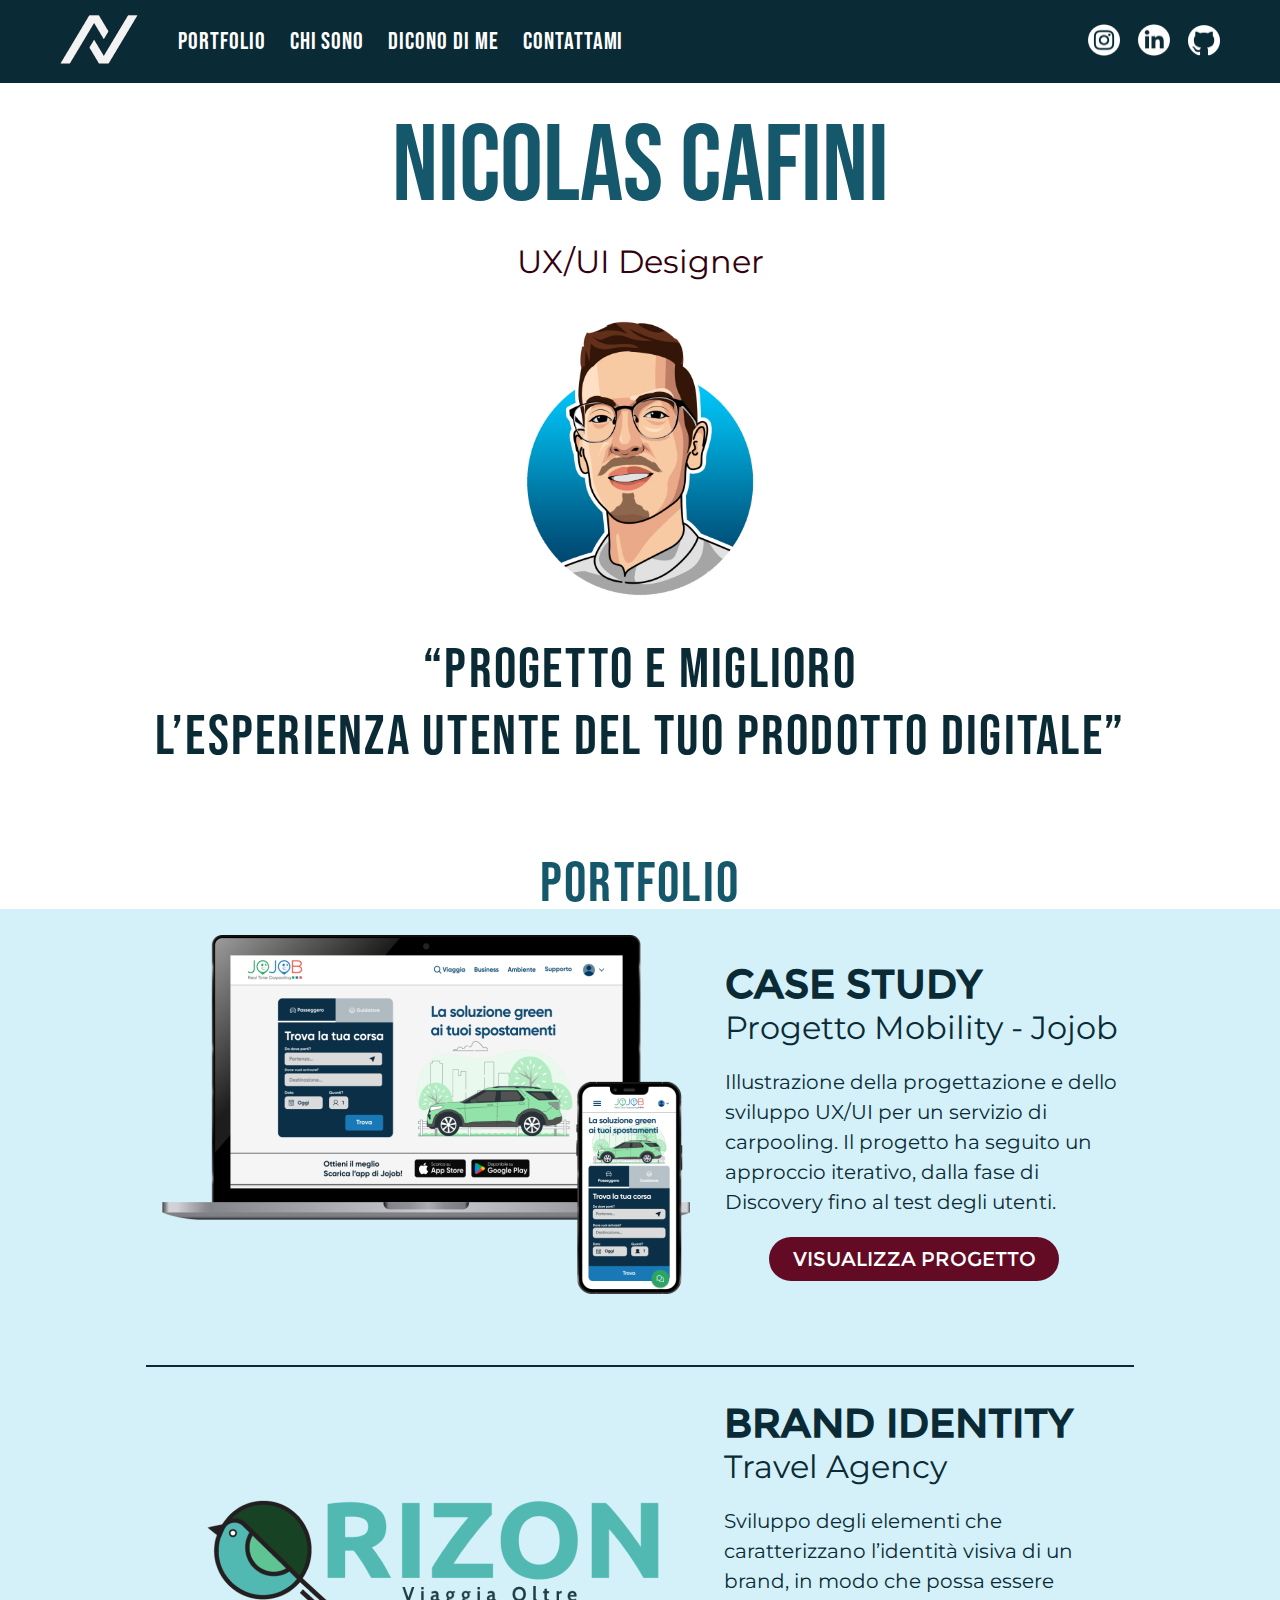
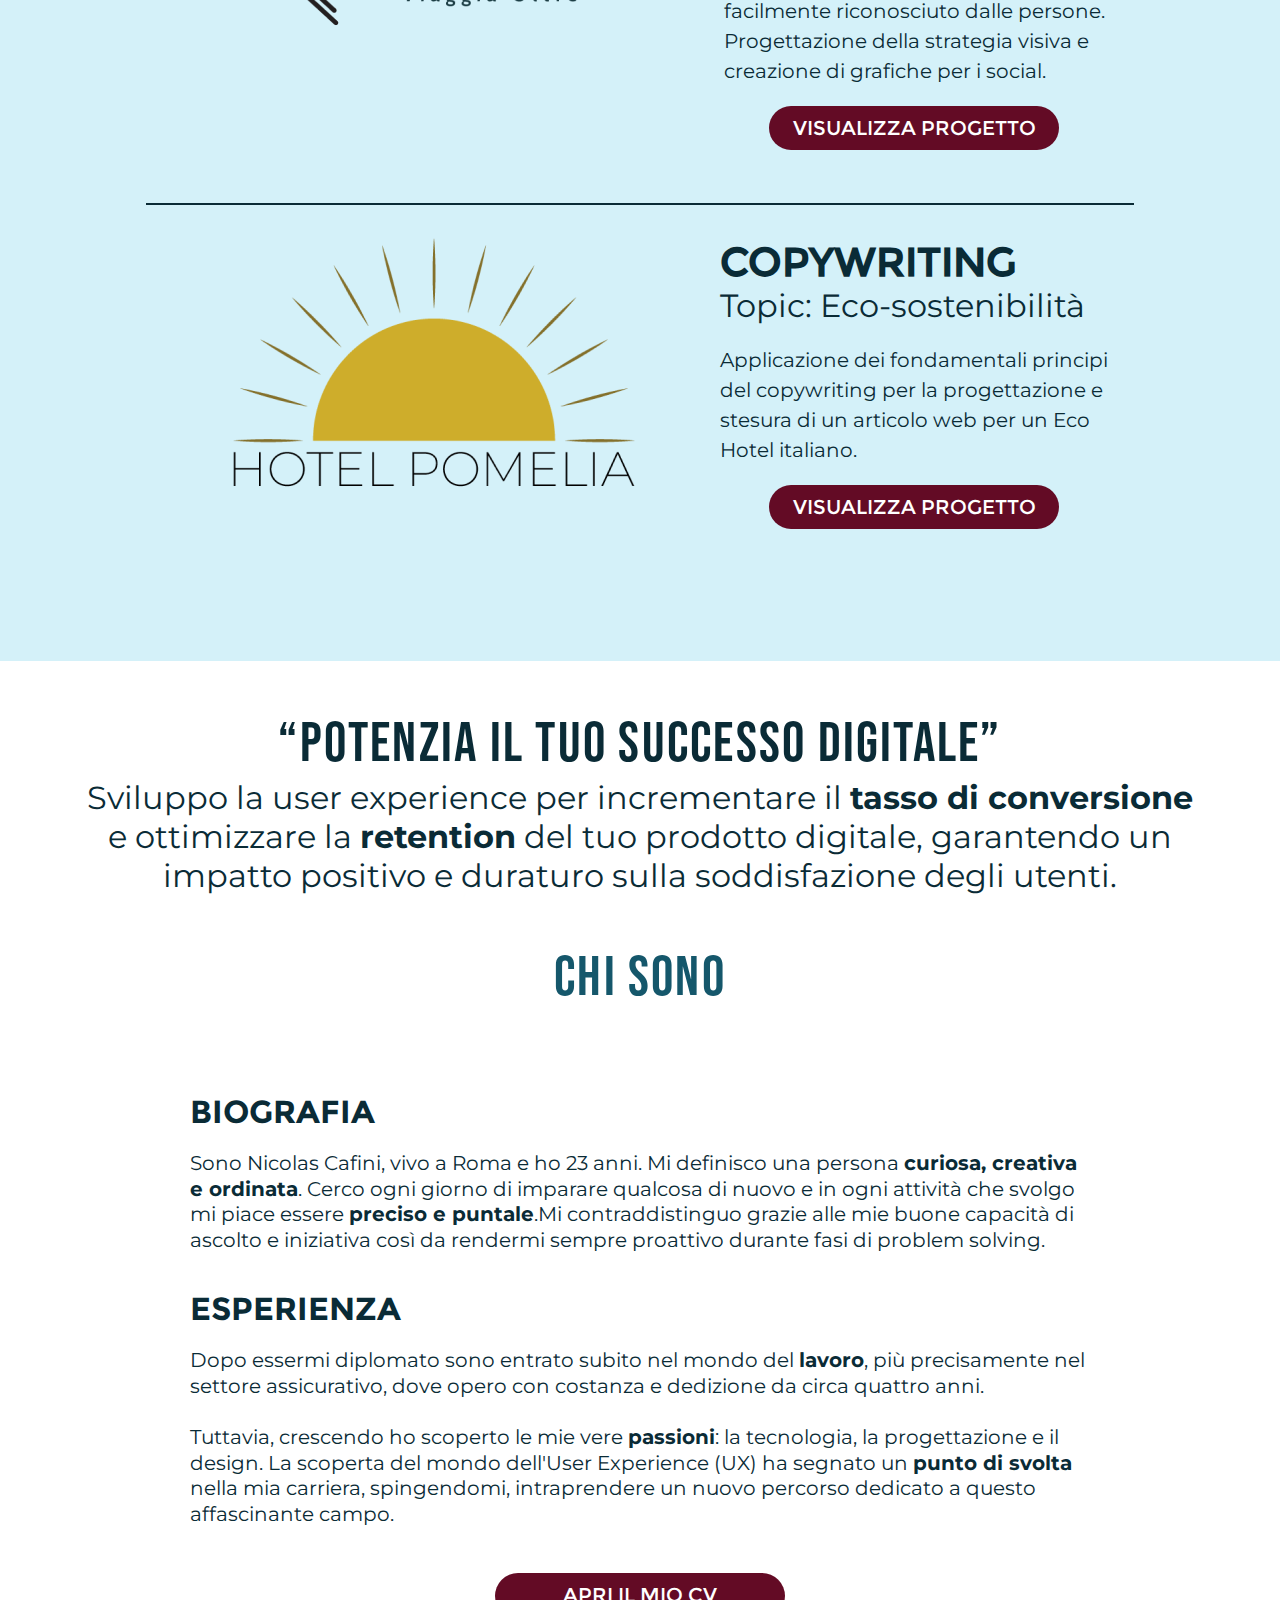
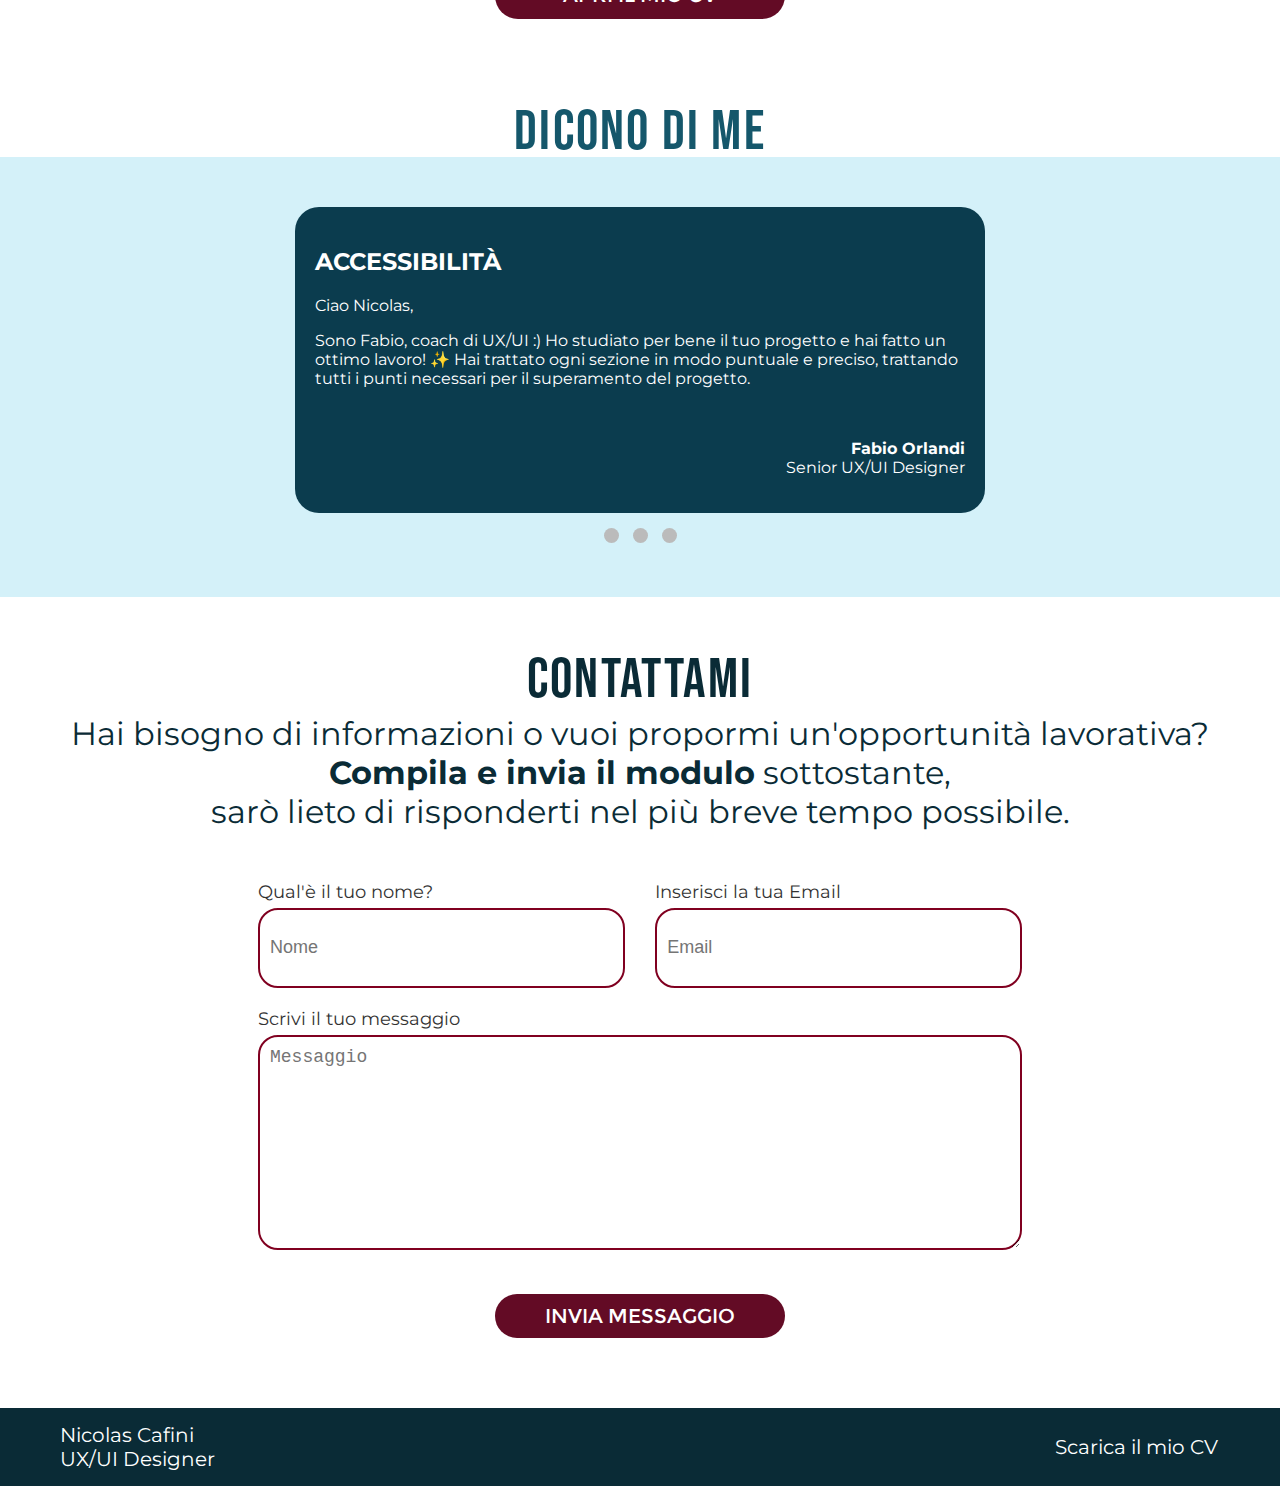
<file: index.html>
<!DOCTYPE html>
<html lang="it">
<head>
  <meta charset="UTF-8">
  <meta name="viewport" content="width=device-width, initial-scale=1.0">
  <link rel="preconnect" href="https://fonts.googleapis.com">
  <link rel="preconnect" href="https://fonts.gstatic.com" crossorigin>
  <link href="https://fonts.googleapis.com/css2?family=Montserrat:ital,wght@0,100..900;1,100..900&display=swap" rel="stylesheet">
  <title>Personal site Nicolas Cafini</title>
  <script src="https://cdn.emailjs.com/dist/email.min.js"></script>
  <link rel="stylesheet" href="portfolio_nico.css">
  <script src="portfolio_nico.js" defer></script>
  <link rel="icon" href="Img/Logofav.png" type="image/png">
</head>
<body>
  <div class="top-body">
    <nav class="containerNav">
      <div class="menuPage">
        <div class="logoNav">  
          <a href="index.html" class="choice">  <img src="Img/LOGO_N.png" alt="Logo Nicolas Cafini" class="n_Style"></a>
        </div>
        <div class="hamburgerMenu">
          <div class="hamburger"></div>
          <div class="hamburger"></div>
          <div class="hamburger"></div>
        </div>
        <div class="menuItems">
          <div class="menuChoice"><a href="#Portfolio" class="choice">PORTFOLIO</a></div>
          <div class="menuChoice"><a href="#Chi_sono" class="choice">CHI SONO</a></div>
          <div class="menuChoice"><a href="#Dicono_di_me" class="choice">DICONO DI ME</a></div>
          <div class="menuChoice"><a href="#Contattami" class="choice">CONTATTAMI</a></div>
          <div class="menuSocial">
            <a href="https://www.instagram.com/nicolas_cafini/" class="choice" target="_blank"><div class="social"><img src="Img/IG Logo@2x 1.png" alt="Instagram" class="social_Img"></div></a>
            <a href="https://www.linkedin.com/in/nicolas-cafini-53341a25a" class="choice" target="_blank">  <div class="social"><img src="Img/LinkedIn Logo@2x 1.png" alt="Linkedin" class="social_Img"></div></a>
            <a href="https://github.com/Nicolas-2605" class="choice" target="_blank">   <div class="social"><img src="Img/github-mark-white 1.png" alt="GitHub" class="social_Img"></div></a>
          </div>
        </div>
      </div>
      <div class="menuSocial_desktop">
        <a href="https://www.instagram.com/nicolas_cafini/" class="choice" target="_blank"><div class="social"><img src="Img/IG Logo@2x 1.png" alt="Instagram" class="social_Img"></div></a>
        <a href="https://www.linkedin.com/in/nicolas-cafini-53341a25a" class="choice" target="_blank">  <div class="social"><img src="Img/LinkedIn Logo@2x 1.png" alt="Linkedin" class="social_Img"></div></a>
        <a href="https://github.com/Nicolas-2605" class="choice" target="_blank">   <div class="social"><img src="Img/github-mark-white 1.png" alt="GitHub" class="social_Img"></div></a>
      </div>
    </nav>

    <section class="titleNicolas">
      <div class="fontNicolas">Nicolas Cafini</div>
      <div class="font_miniNicolas">UX/UI Designer</div>
      <img src="Img/Nicolas_avatar.png" alt="Nicolas Cafini" class="Nicolas_Img">
      <p class="FirstDescription">“PROGETTO E MIGLIORO <br> L’ESPERIENZA UTENTE DEL TUO PRODOTTO DIGITALE”</p>
 
      <div id="Portfolio"></div>
      <p class="Portfolio" >Portfolio</p>
    </section>

    <section class="Section1">
      <section class="BlockBlu">
        <section class="firstBlock">
          <img src="Img/Cover Progetto UI.png" alt="Progetto UI" class="CompuSmart_1">
          <section class="FirstTest">
            <div class="TITLE" style="margin-left: 15px;">CASE STUDY</div>
            <div class="SUBTITLE" style="margin-left: 15px;" >Progetto Mobility - Jojob</div>
            <div class="TEXT" style="margin-left: 15px;">Illustrazione della progettazione e dello <br>sviluppo UX/UI per un servizio di<br> carpooling. Il progetto ha seguito un<br> approccio iterativo, dalla fase di<br> Discovery fino al test degli utenti.</div>
            <a href="portfolio_nico_second_page.html" class="projectLink">VISUALIZZA PROGETTO</a>
            
          </section>
  
        </section>        
      </section>

      <section class="BlockBlu">
        <svg xmlns="http://www.w3.org/2000/svg" width="988" height="2" fill="none" class="line2">
          <path d="M0 1H988" stroke="#0A2B36" stroke-width="2" />
        </svg>
        <section class="firstBlock">
          <img src="Img/Cover Progetto Brand.png" alt="Progetto UI" class="CompuSmart_1">
          <section class="FirstTest">
            <div class="TITLE" style="margin-top: 1px;">BRAND IDENTITY</div>
            <div class="SUBTITLE">Travel Agency</div>
            <div class="TEXT">Sviluppo degli elementi che <br> caratterizzano l’identità visiva di un<br>  brand, in modo che possa essere<br>facilmente riconosciuto dalle persone.<br>Progettazione della strategia visiva e <br>creazione di grafiche per i social.</div>
            <a href="https://drive.google.com/file/d/1ZvqQqHOWSf5_NN41-72wITnIEedBbQ0s/view?usp=drive_link" class="projectLink" target="_blank">VISUALIZZA PROGETTO</a>
          </section>
        </section>
      </section>
      <section class="BlockBlu">
        <svg xmlns="http://www.w3.org/2000/svg" width="988" height="2" fill="none" class="line2">
          <path d="M0 1H988" stroke="#0A2B36" stroke-width="2" />
        </svg>
        <section class="firstBlock">
          <img src="Img/Cover Progetto Brand_Sun.png" alt="Progetto UI" class="CompuSmart_1">
          <section class="FirstTest">
            <div class="TITLE" style="margin-top: 2px;">COPYWRITING</div>
            <div class="SUBTITLE">Topic: Eco-sostenibilità</div>
            <div class="TEXT">Applicazione dei fondamentali principi<br> del copywriting per la progettazione e <br>stesura di un articolo web per un Eco<br> Hotel italiano.</div>
            <a href="https://drive.google.com/file/d/1PUKK6JH3Ow0Rfaa1xEVH8nCoPtfLNRAN/view?usp=drive_link" class="projectLink" target="_blank">VISUALIZZA PROGETTO</a>
          </section>
        </section>
      </section>
    </section>
    <section class="titleNicolas">
      <p class="FirstDescription_Digital">“POTENZIA IL TUO SUCCESSO DIGITALE”</p>
      <div class="TEXT_retention" >Sviluppo la user experience per incrementare  il <b>tasso di conversione</b><br> e ottimizzare  la <b>retention</b> del tuo prodotto digitale, garantendo un <br> impatto positivo e duraturo sulla soddisfazione degli utenti.</div>
      <div></div>
      <div></div>
      <div></div>
      <p></p>
      <div id="Chi_sono"></div>
      <p class="Portfolio_Chi_sono">Chi sono</p>
  
      <section class="firstBlock">
     
        
        <section class="FirstTest2">
          <div class="TITLE_biografia">BIOGRAFIA</div>
          <div class="TEX_biografia">Sono Nicolas Cafini, vivo a Roma e ho 23 anni.  Mi definisco una persona <b>curiosa, creativa e ordinata</b>. Cerco ogni giorno di imparare qualcosa di nuovo e in ogni attività che svolgo mi piace essere <b>preciso e puntale</b>.Mi contraddistinguo grazie alle mie buone capacità di ascolto e iniziativa così da rendermi sempre proattivo durante fasi di problem solving.</div>
          <br>
          <br>
          <div class="TITLE_biografia">ESPERIENZA</div>
          <div class="TEX_biografia">Dopo essermi diplomato sono entrato subito nel mondo del <b>lavoro</b>, più precisamente nel settore assicurativo, dove opero con costanza e dedizione da circa quattro anni. <br> <br> Tuttavia, crescendo ho scoperto le mie vere <b>passioni</b>: la tecnologia, la progettazione e il design. La scoperta del mondo dell'User Experience (UX) ha segnato un <b>punto di svolta</b> nella mia carriera, spingendomi, intraprendere un nuovo percorso dedicato a questo affascinante campo. <br> <br>
            <a href="cv_third_page.html" class="projectLink" style="justify-content: center;">APRI IL MIO CV</a>
        </section>
   
      </section>
      <section class="titleNicolas" style="margin-top: -200px;">
        <div></div>
        <div></div>
        <div></div>
        <p></p>
        <div id="Dicono_di_me"></div>
        <p class="Portfolio"  >DICONO DI ME</p>
      </section>

    </section>
  
    <section class="Section1" style="margin-top: -210px;">
      <div class="carousel">
        <div class="carousel-inner">
          <div class="carousel-item">
            <div class="card">
              <h2>ACCESSIBILITÀ</h2>
              <p>Ciao Nicolas,</p>
              <p>Sono Fabio, coach di UX/UI :) Ho studiato per bene il tuo progetto e hai fatto un ottimo lavoro! ✨ Hai trattato ogni sezione in modo puntuale e preciso, trattando tutti i punti necessari per il superamento del progetto.</p>
              <br>
              <p style="text-align: right;"><strong>Fabio Orlandi</strong><br>Senior UX/UI Designer</p>
            </div>
          </div>
          <div class="carousel-item active">
            <div class="card">
              <h2>USER TEST</h2>
              <p>Ciao Nicolas,</p>
              <p>Il tuo lavoro di user test per Jojob mi è piaciuto molto. Il tuo documento è preciso e la tua narrazione accompagna il lettore attraverso le sessioni, i risultati e gli insights in modo totalmente comprensibile e interessato.</p>
              <br>
              <p style="text-align: right;"><strong>Alessandro Curci</strong><br>Senior UX/UI Designer</p>
            </div>
          </div>
          <div class="carousel-item active">
            <div class="card">
              <h2>USER INTERFACE</h2>
              <p>Sono Fabio, coach di UX/UI,</p>
              <p>Ho studiato per bene il tuo progetto e hai fatto un ottimo lavoro! 🚀 Tutte le considerazioni che hai fatto emergere riguardo le numerose problematiche di accessibilità del sito sono corrette.</p>
              <br>
              <p style="text-align: right;" ><strong>Fabio Orlandi</strong><br>Senior UX/UI Designer</p>
            </div>
          </div>
          <!-- Aggiungi più riquadri se necessario -->
        </div>
        <div id="Contattami" ></div>
        <div class="carousel-dots" >
          <span class="dot" onclick="currentSlide(1)"></span>
          <span class="dot" onclick="currentSlide(2)"></span>
          <span class="dot" onclick="currentSlide(3)"></span>
          <!-- Aggiungi più puntini se ci sono più schede -->
      </div>
      </div>
      </section>
      <section class="titleNicolas">
        <p class="FirstDescription_Digital" >Contattami</p>
        <div class="TEXT_retention" >Hai bisogno di informazioni o vuoi propormi un'opportunità lavorativa? <br> <b>Compila e invia il modulo</b> sottostante,<br> sarò lieto di  risponderti nel più breve tempo possibile.</div>

        </section>
        <section class="firstBlock_form">
          <section class="FirstTest2_form">
            <div class="form-container">
              <form id="contact-form">
                  <div class="form-group">
                      <label for="name">Qual'è il tuo nome?</label>
                      <input type="text" id="name" name="name" placeholder="Nome">
                  </div>
                  <div class="form-group">
                      <label for="email">Inserisci la tua Email</label>
                      <input type="email" id="email" name="email" placeholder="Email">
                  </div>
                  <div class="form-group full-width">
                      <label for="message">Scrivi il tuo messaggio</label>
                      <textarea id="message" name="message" placeholder="Messaggio"></textarea>
                      
                  </div>
              </form>
              <a type="submit" class="projectLink">INVIA MESSAGGIO</a>
          </div>
          
          </section>
        </section>
        <footer class="containerNav-footer">
          <div class="menuPage">

            <div class="Footer-name-group">
              <div class="Footer-name">Nicolas Cafini</div>
              <div class="Footer-name">UX/UI Designer</div>
       
            </div>
     
          </div>
  
          <div class="menuSocial_desktop">
      
            <div class="Footer-name-group-cv">
        
              <a href="https://drive.google.com/file/d/1ZU005qPs6fp-4LYT-EOWTj7KBpyTWnKA/view?usp=sharing" class="Footer-cv" target="_blank">Scarica il mio CV</a>
  
            </div>
    
          </div>
          <div class="menuSocial">
      
            <div class="Footer-name-group-cv">
        
              <a href="https://drive.google.com/file/d/1ZU005qPs6fp-4LYT-EOWTj7KBpyTWnKA/view?usp=sharing" class="Footer-cv" target="_blank">Scarica il mio CV</a>
  
            </div>
        
         
          </div>
        </footer>
      </div>
</body>
</html>
</file>
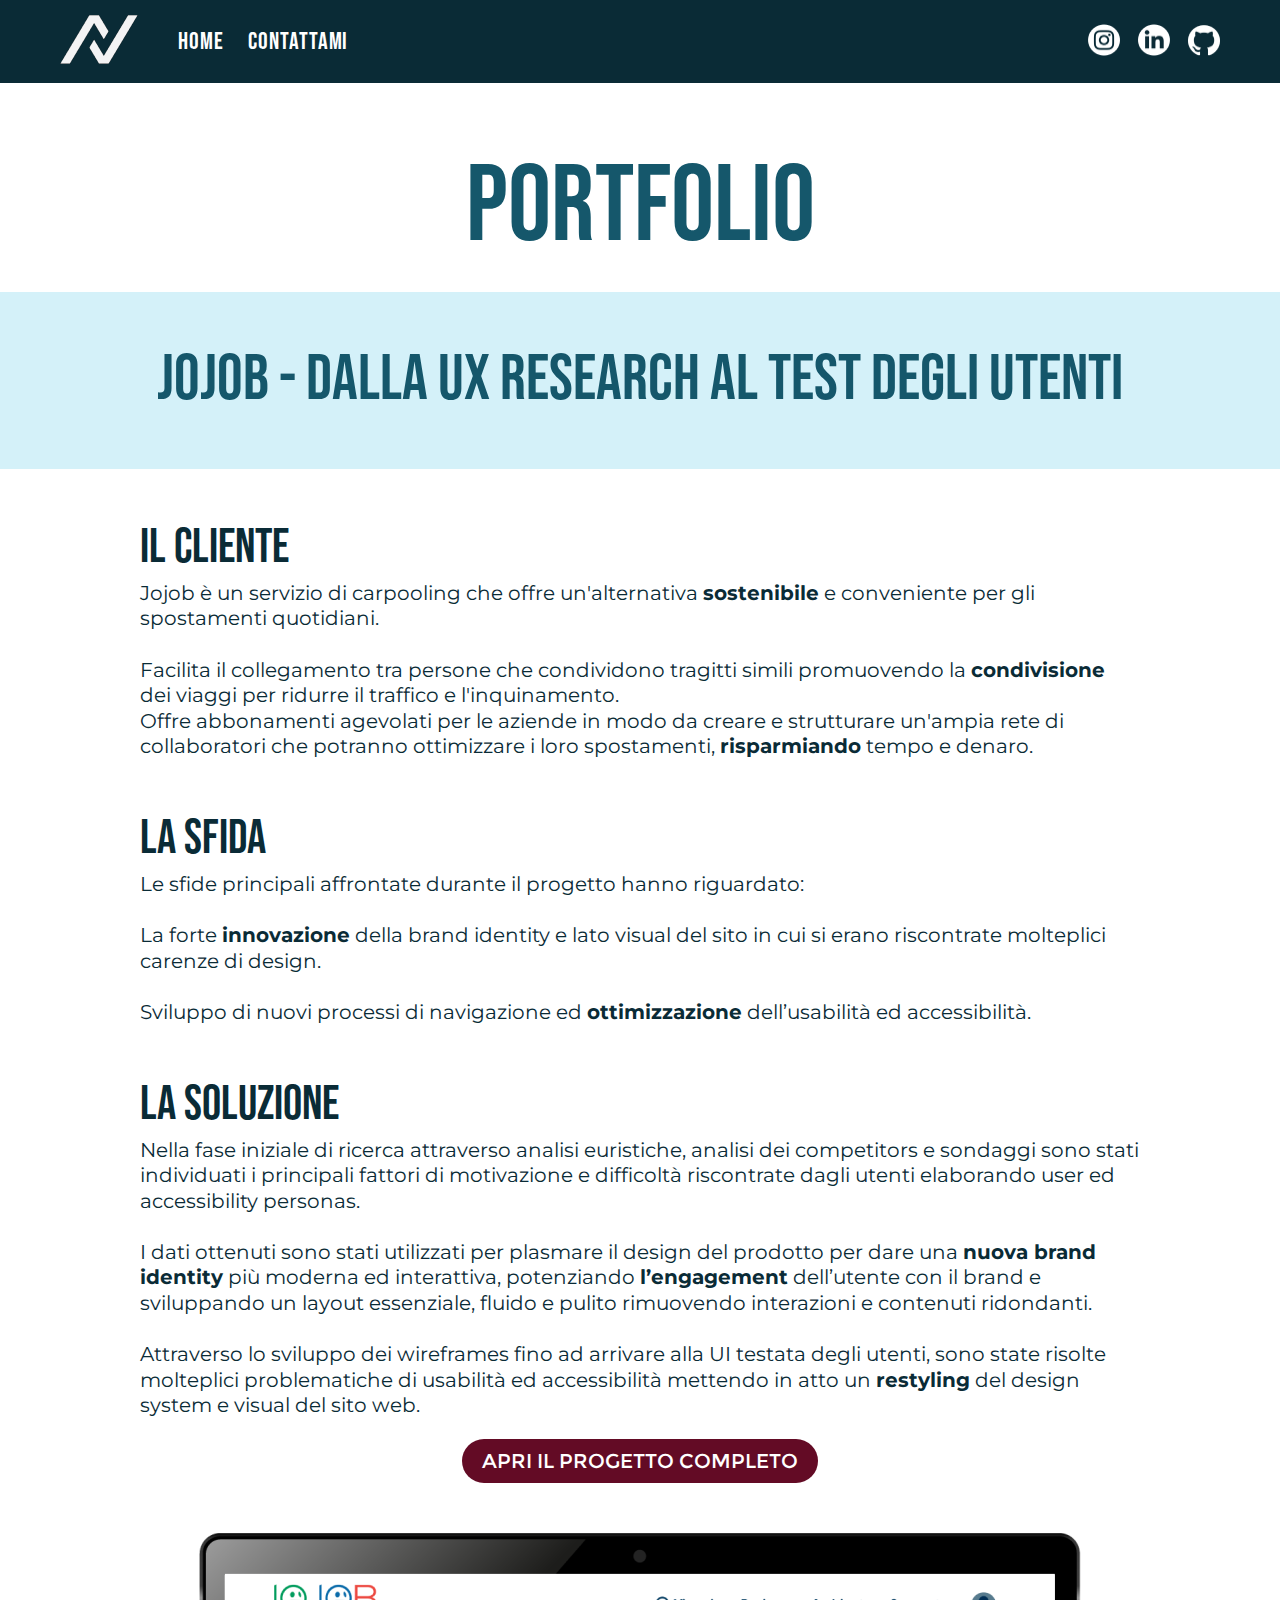
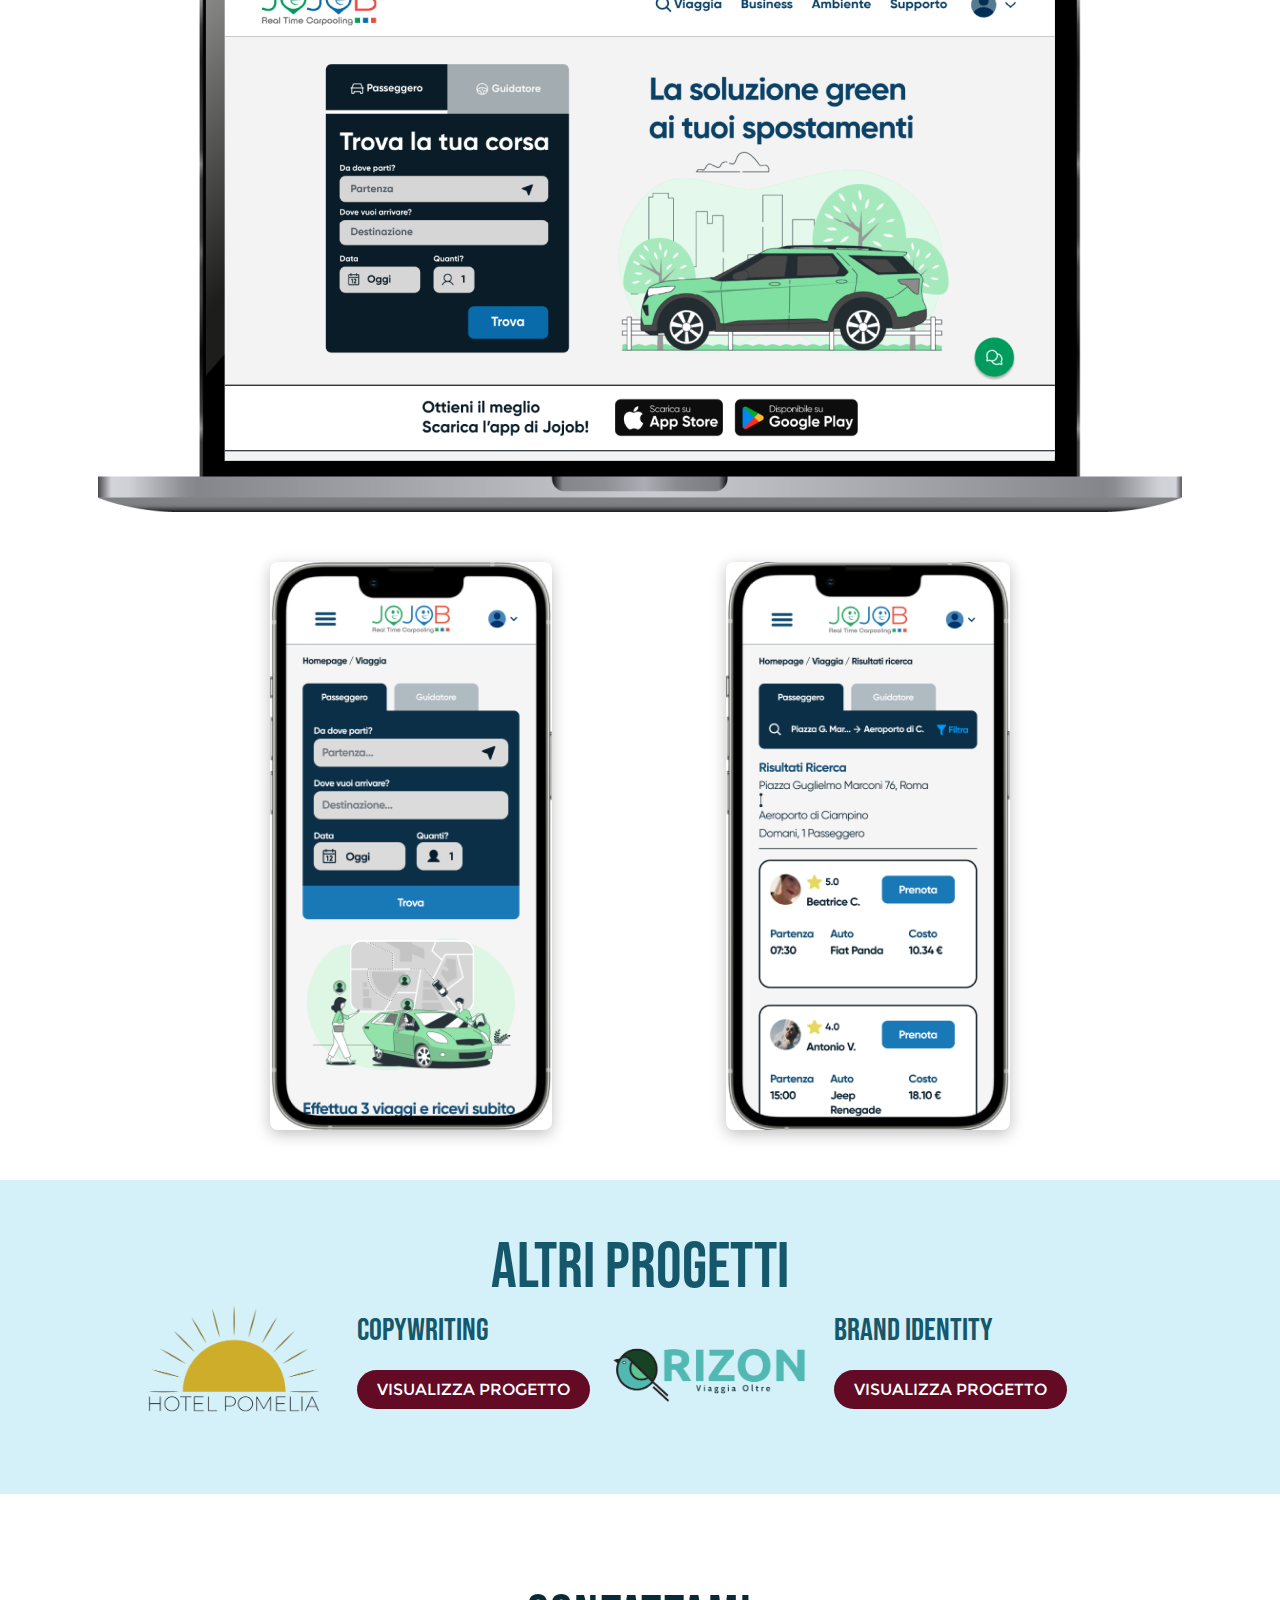
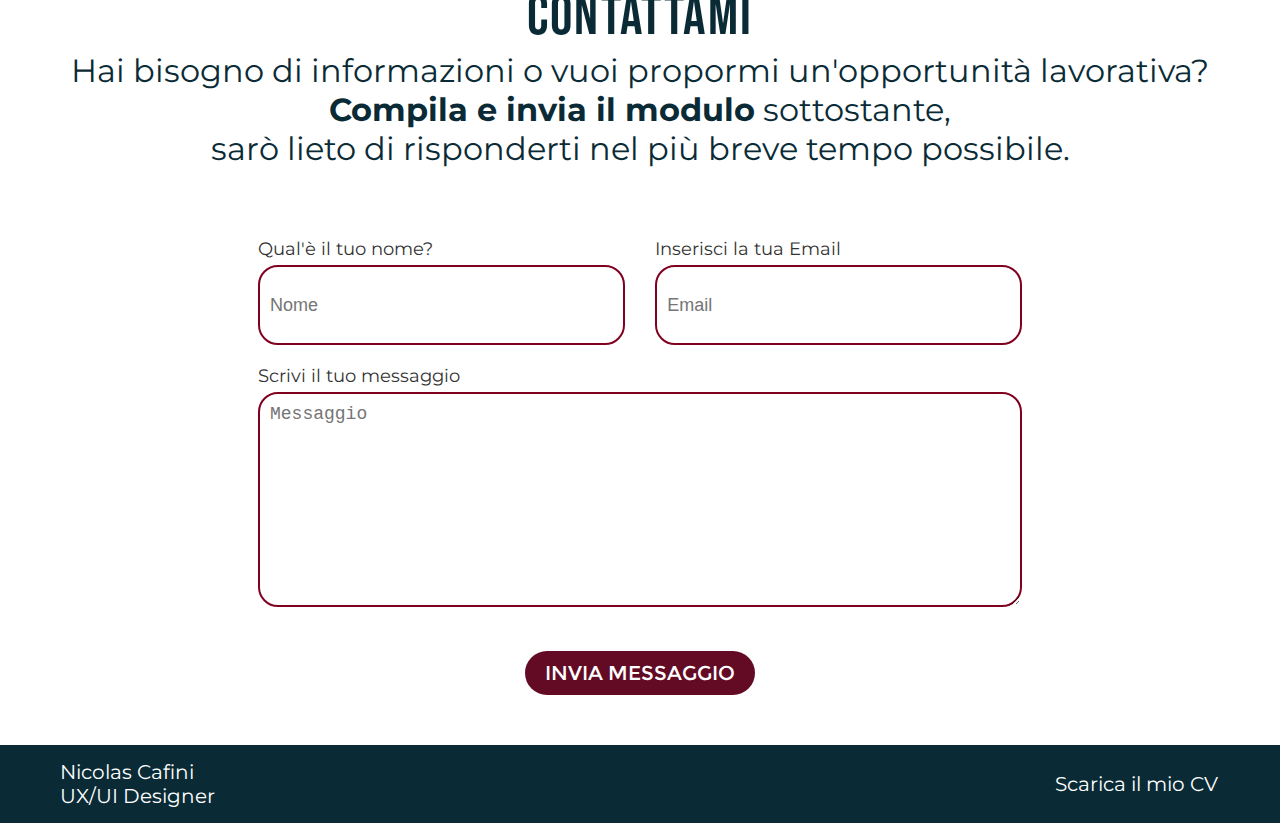
<file: portfolio_nico_second_page.html>
<!DOCTYPE html>
<html lang="it">
<head>
  <meta charset="UTF-8">
  <meta name="viewport" content="width=device-width, initial-scale=1.0">
  <link rel="preconnect" href="https://fonts.googleapis.com">
  <link rel="preconnect" href="https://fonts.gstatic.com" crossorigin>
  <link href="https://fonts.googleapis.com/css2?family=Montserrat:ital,wght@0,100..900;1,100..900&display=swap" rel="stylesheet">
  <title>Portfolio Nicolas Cafini</title>
  <script src="https://cdn.emailjs.com/dist/email.min.js"></script>
  <link rel="stylesheet" href="portfolio_nico_second_page.css">
  <script src="portfolio_nico.js" defer></script>
  <link rel="icon" href="Img/Logofav.png" type="image/png">
</head>
<body>
  <div class="top-body">
    <nav class="containerNav">
      <div class="menuPage">
        <div class="logoNav">  
          <a href="index.html" class="choice">  <img src="Img/LOGO_N.png" alt="Logo Nicolas Cafini" class="n_Style"></a>
        </div>
        <div class="hamburgerMenu">
          <div class="hamburger"></div>
          <div class="hamburger"></div>
          <div class="hamburger"></div>
        </div>
        <div class="menuItems">
          <div class="menuChoice"><a href="index.html" class="choice">HOME</a></div>
          <div class="menuChoice"><a href="#Contattami"  class="choice">CONTATTAMI</a></div>
          <div class="menuSocial">
            <a href="https://www.instagram.com/nicolas_cafini/" class="choice" target="_blank"><div class="social"><img src="Img/IG Logo@2x 1.png" alt="Instagram" class="social_Img"></div></a>
            <a href="https://www.linkedin.com/in/nicolas-cafini-53341a25a" class="choice" target="_blank">  <div class="social"><img src="Img/LinkedIn Logo@2x 1.png" alt="Linkedin" class="social_Img"></div></a>
            <a href="https://github.com/Nicolas-2605" class="choice" target="_blank">   <div class="social"><img src="Img/github-mark-white 1.png" alt="GitHub" class="social_Img"></div></a>
        </div>
      </div>
    </div>

      <div class="menuSocial_desktop">
        <a href="https://www.instagram.com/nicolas_cafini/" class="choice" target="_blank"><div class="social"><img src="Img/IG Logo@2x 1.png" alt="Instagram" class="social_Img"></div></a>
        <a href="https://www.linkedin.com/in/nicolas-cafini-53341a25a" class="choice" target="_blank">  <div class="social"><img src="Img/LinkedIn Logo@2x 1.png" alt="Linkedin" class="social_Img"></div></a>
        <a href="https://github.com/Nicolas-2605" class="choice" target="_blank">   <div class="social"><img src="Img/github-mark-white 1.png" alt="GitHub" class="social_Img"></div></a>
      </div>
    </nav>

    <section class="titleNicolas">
      <div class="fontNicolas">Portfolio</div>

    </section>

    <section class="Section1">
        <section class="FirstTest">
            <div class="TITLE">jojob - Dalla UX Research al Test degli utenti</div>

        </section>   
        
    </section>
    <section class="FirstTest2">
        <div class="TITLE_biografia">IL CLIENTE</div>
        <div class="TEX_biografia">Jojob è un servizio di carpooling che offre un'alternativa <b>sostenibile</b> e conveniente per gli spostamenti quotidiani. 
            <br>
            <br>
            Facilita il collegamento tra persone che condividono tragitti simili promuovendo la <b>condivisione</b> dei viaggi per ridurre il traffico e l'inquinamento.
            <br> 
            Offre abbonamenti agevolati per le aziende in modo da creare e strutturare un'ampia rete di collaboratori che potranno ottimizzare i loro spostamenti, <b>risparmiando</b> tempo e denaro.</div>
            <div class="TITLE_biografia">LA SFIDA</div>
        <div class="TEX_biografia">Le sfide principali affrontate durante il progetto hanno riguardato:
            <br>
            <br>
           La forte <b>innovazione</b> della brand identity e lato visual del sito in cui si erano riscontrate molteplici carenze di design.
             <br>
             <br>
            Sviluppo di nuovi processi di navigazione ed <b>ottimizzazione</b> dell’usabilità ed accessibilità.</div>
            <div class="TITLE_biografia">LA SOLUZIONE</div>
        <div class="TEX_biografia">Nella fase iniziale di ricerca attraverso analisi euristiche, analisi dei competitors e sondaggi sono stati individuati i principali fattori di motivazione e difficoltà riscontrate dagli utenti elaborando user ed accessibility personas.
            <br>
            <br>
            I dati ottenuti sono stati utilizzati per plasmare il design del prodotto per dare una <b>nuova brand identity</b> più moderna ed interattiva, potenziando <b>l’engagement</b> dell’utente con il brand e sviluppando un layout essenziale, fluido e pulito rimuovendo interazioni e contenuti ridondanti.
            <br>
            <br>
            Attraverso lo sviluppo dei wireframes fino ad arrivare alla UI testata degli utenti, sono state risolte molteplici problematiche di usabilità ed accessibilità mettendo in atto un <b>restyling</b> del design system e visual del sito web.</div>
        <a href="https://drive.google.com/file/d/17c0703NVPdQ8a4kgNo4FADU7TIxD4YA_/view?usp=sharing" class="projectLink" target="_blank">APRI IL PROGETTO COMPLETO</a>

      </section>

      <section class="FirstTest_image">
 

        <img src="Img/Asset 1@3x 1.png" alt="Progetto UI" class="CompuSmart_Image">
    </section>   
    <section class="FirstTest_phone_container">
    <section class="FirstTest_phone1">
 

        <img src="Img/Screen Search.png" alt="Progetto UI" class="CompuSmart_phone1">
    </section>  

    <section class="FirstTest_phone2">
 

        <img src="Img/Screen results.png" alt="Progetto UI" class="CompuSmart_phone2">
    </section>  
</section>

<section class="Section_other">
  <section class="FirstTest_other">
      <div class="TITLE">altri progetti</div>

        <section class="firstBlock_other">
          
          <img src="Img/Cover Progetto Brand_Sun.png" alt="Progetto UI" class="CompuSmart_other">
          <div class="FirstTest_copywriting">
            <div class="TITLE_other">COPYWRITING</div>
            <a href="https://drive.google.com/file/d/1PUKK6JH3Ow0Rfaa1xEVH8nCoPtfLNRAN/view?usp=drive_link" class="projectLink_other" target="_blank">VISUALIZZA PROGETTO</a>
          </div>
          <img src="Img/Cover Progetto Brand.png" alt="Progetto UI" class="CompuSmart_other">
          <div class="FirstTest_brandIdentity">
            <div class="TITLE_other">BRAND IDENTITY</div>
            <a href="https://drive.google.com/file/d/1ZvqQqHOWSf5_NN41-72wITnIEedBbQ0s/view?usp=drive_link" class="projectLink_other" target="_blank">VISUALIZZA PROGETTO</a>
          </div>
        </section>
  
  </section>   
  
</section>
      <section class="titleNicolas">
        <p class="FirstDescription_Digital" id="Contattami">Contattami</p>
        <div class="TEXT_retention">Hai bisogno di informazioni o vuoi propormi un'opportunità lavorativa? <br> <b>Compila e invia il modulo</b> sottostante,<br> sarò lieto di  risponderti nel più breve tempo possibile.</div>

        </section>
        <section class="firstBlock">
          <section class="FirstTest2">
            <div class="form-container">
              <form id="contact-form">
                  <div class="form-group">
                      <label for="name">Qual'è il tuo nome?</label>
                      <input type="text" id="name" name="name" placeholder="Nome">
                  </div>
                  <div class="form-group">
                      <label for="email">Inserisci la tua Email</label>
                      <input type="email" id="email" name="email" placeholder="Email">
                  </div>
                  <div class="form-group full-width">
                      <label for="message">Scrivi il tuo messaggio</label>
                      <textarea id="message" name="message" placeholder="Messaggio"></textarea>
                      
                  </div>
              </form>
              <a type="submit" class="projectLink">INVIA MESSAGGIO</a>
          </div>
          
          </section>
        </section>
        <footer class="containerNav-footer">
          <div class="menuPage">

            <div class="Footer-name-group">
              <div class="Footer-name">Nicolas Cafini</div>
              <div class="Footer-name">UX/UI Designer</div>
       
            </div>
     
          </div>
  
          <div class="menuSocial_desktop">
            
            <div class="Footer-name-group-cv">
        
              <a href="https://drive.google.com/file/d/1ZU005qPs6fp-4LYT-EOWTj7KBpyTWnKA/view?usp=sharing" class="Footer-cv" target="_blank">Scarica il mio CV</a>
  
            </div>
         
          </div>
          <div class="menuSocial">
            
            <div class="Footer-name-group-cv">
        
              <a href="https://drive.google.com/file/d/1ZU005qPs6fp-4LYT-EOWTj7KBpyTWnKA/view?usp=sharing" class="Footer-cv" target="_blank">Scarica il mio CV</a>
  
            </div>
         
          </div>
        </footer>
      </div>
</body>
</html>
</file>
<file: portfolio_nico.css>
@font-face {
  font-family: 'BebasNeue-Regular';
  src: url('BebasNeue-Regular.woff2') format('woff2'),
    url('BebasNeue-Regular.woff') format('woff');
  font-weight: normal;
  font-style: normal;
}

@font-face {
  font-family: 'Montserrat-Bold';
  src: url('Montserrat-Bold.ttf') format('truetype');
  font-weight: bold;
  font-style: normal;
}

@font-face {
  font-family: 'Montserrat-Regular';
  src: url('Montserrat-Regular.ttf') format('truetype');
  font-weight: normal;
  font-style: normal;
}


body {
  width: 100%;
  height: auto;
  background: #FFF;
  margin: 0;
  padding: 0;
  overflow-x: hidden;
}


.containerNav {
  display: flex;
  justify-content: space-between;
  align-items: center;
  padding: 15px 60px;
  background: #0A2B36;
  position: sticky;
  top: 0;
  z-index: 1000;
}

.containerNav-footer {
  display: flex;
  justify-content: space-between;
  align-items: center;
  padding: 15px 60px;
  background: #0A2B36;
}

.menuPage {
  display: flex;
  align-items: center;
  gap: 20px;
}

.logoNav img {
  width: 78px;
  height: 49px;
}



.hamburgerMenu.open .hamburger:nth-child(1) {
  transform: rotate(45deg) translate(5px, 5px);
  transform-origin: center;
}

.hamburgerMenu.open .hamburger:nth-child(2) {
  opacity: 0;
}

.hamburgerMenu.open .hamburger:nth-child(3) {
  transform: rotate(-45deg) translate(7.5px, -7.5px);
}


.menuItems {
  display: flex;
  gap: 24px;
  align-items: center;
}

.menuChoice .choice {
  color: #ffffff;
  text-decoration: none;
  font-family: BebasNeue-Regular;
  font-size: 24px;
  letter-spacing: 0.96px;
  transition: color 0.1s ease;
}

.menuChoice .choice:hover {
  color: #2ab8e3;
}

.menuSocial {
  display: none;
  gap: 18px;
  align-items: center;
}

.menuSocial_desktop {
  display: flex;
  gap: 18px;
  align-items: center;
}

.social_Img {
  width: 32px;
  height: 32px;
}

.titleNicolas {
  text-align: center;
  padding: 100px 20px;
}

.fontNicolas {
  color: #15576B;
  font-family: BebasNeue-Regular;
  font-size: 108px;
  margin-bottom: 10px;
  margin-top: -80px;
}

.font_miniNicolas {
  color: #330110;
  font-size: 32px;
  font-weight: 400;
  font-family: Montserrat;
}

.Nicolas_Img {
  width: 100%;
  max-width: 340px;
  height: auto;
  border-radius: 20px;
  margin: 20px 0;
}

.FirstDescription {
  color: #0A2B36;
  font-family: BebasNeue-Regular;
  font-size: 56px;
  letter-spacing: 2.24px;
  margin: -50px 0;
}

.FirstDescription_Digital {
  color: #0A2B36;
  font-family: BebasNeue-Regular;
  font-size: 56px;
  letter-spacing: 2.24px;
  margin: -50px 0;

}

.line1 {
  margin: 80px auto;
}

.line2 {
  margin: 30px auto;
  display: block;
}


.Portfolio {
  color: #15576B;
  font-family: BebasNeue-Regular;
  font-size: 56px;
  letter-spacing: 2.24px;
  margin-top: 130px;
  margin-bottom: 1px;
}

.Portfolio_Chi_sono {
  color: #15576B;
  font-family: BebasNeue-Regular;
  font-size: 56px;
  letter-spacing: 2.24px;
  margin-top: 150px;
  margin-bottom: 50px;

}


.Section1 {
  margin-top: -110px;
  background: var(--Primary-Color-Shades-II, #D4F1F9);
  padding: 50px 20px;
  flex-shrink: 0;


}

.firstBlock {
  display: flex;
  flex-wrap: wrap;
  justify-content: center;
  max-width: 1200px;
  margin: 0 auto;
}

.CompuSmart_1 {
  width: 100%;
  max-width: 528px;
  height: auto;
  margin-top: -65px;

}

.CompuSmart_Selfie {
  width: 100%;
  max-width: 316px;
  height: auto;
  margin-top: -35px;
  align-self: center;
}



.FirstTest {
  max-width: 600px;
  text-align: left;
  margin-left: 20px;
}

.FirstTest2 {
  max-width: 900px;
  text-align: left;
  margin-top: 30px;
  margin-bottom: 30px;
}

.FirstTest2_form {
  max-width: 1000px;
  text-align: center;
  margin: auto;
}



.TITLE {
  color: #0A2B36;
  font-family: Montserrat-Regular;
  font-size: 40px;
  font-weight: 700;

}

.TITLE_selfie,
.TITLE_biografia {
  color: #0A2B36;
  font-family: Montserrat-Bold;
  font-size: 32px;
  margin-bottom: 20px;
}

.TITLE_selfie {
  text-align: left;
}

.TITLE_biografia {
  text-align: left;
}

.SUBTITLE {
  color: #0A2B36;
  font-family: Montserrat;
  font-size: 32px;
  margin-bottom: 20px;
}

.TEXT {
  color: #0A2B36;
  font-family: Montserrat;
  font-size: 20px;
  line-height: 1.5;
  font-weight: 400;
}

.TEX_selfie,
.TEX_biografia {
  color: #0A2B36;
  font-family: Montserrat;
  font-size: 20px;
  line-height: 128%;
}

.TEX_selfie {
  text-align: left;
}

.TEX_biografia {
  text-align: left;
}

.TEXT_retention {
  margin-top: 50px;
  color: var(--Primary-Color, #0A2B36);

  font-family: Montserrat;
  font-size: 32px;
  font-weight: 400;
  line-height: normal;
  margin-bottom: -100px;

}

.projectLink {
  border-radius: 24px;
  background: var(--Accent-Color, #630B25);
  display: block;
  margin: 20px auto;

  padding: 10px 20px;
  color: #fff;
  text-decoration: none;
  font-family: Montserrat-Regular;
  cursor: pointer;
  font-size: 20px;
  transition: background-color 0.3s ease;
  text-align: center;
  max-width: 250px;

}

.projectLink:hover {
  background: #330110;
}

.carousel {
  position: relative;
  width: 100%;
  overflow: hidden;
  cursor: grab;
}

.carousel-inner {
  display: flex;
  transition: transform 0.5s ease-in-out;
  user-select: none;
}

.carousel-item {
  min-width: 100%;
  box-sizing: border-box;
  margin: auto 60px auto auto;

}

.card {
  font-family: Montserrat;
  background-color: #0b3c4e;
  padding: 20px;
  border-radius: 24px;
  color: #fff;
  width: 650px;
  margin: 0 auto;
  text-align: left;
}

.carousel-dots {
  text-align: center;
  margin-top: 15px;
}

.dot {
  height: 15px;
  width: 15px;
  margin: 0 5px;
  background-color: #bbb;
  border-radius: 50%;
  display: inline-block;
  transition: background-color 0.6s ease;
  cursor: pointer;
}

.dot:hover,
.dot:focus,
.dot:active {
  background: #330110;
}

h2 {
  color: #ffffff;
}

.carousel.grabbing {
  cursor: grabbing;
}

.form-container {
  max-width: 864px;
  width: 100%;
  padding: 50px;
  background-color: #fff;
  margin: 0 auto;
  box-sizing: border-box;

}

form {
  display: flex;
  flex-wrap: wrap;
  justify-content: space-between;


}

.form-group {
  width: 48%;
  margin-bottom: 20px;
  box-sizing: border-box;
}

.form-group.full-width {
  width: 100%;
  position: relative;
}


label {
  font-size: 18px;
  color: #333;
  margin-bottom: 5px;
  display: block;
  text-align: left;
  font-family: Montserrat;
}

input,
textarea {
  width: 100%;
  padding: 10px;
  border: 2px solid #800020;
  border-radius: 20px;
  font-size: 18px;
  box-sizing: border-box;
  outline: none;
  height: 80px;
  resize: vertical
}

textarea {
  width: 100%;
  height: 215.499px;
  border-radius: 20px;
}

.Footer-name-group {
  display: flex;
  flex-direction: column;
  align-items: flex-start;

}

.Footer-name {
  color: #ffffff;
  font-family: Montserrat;
  font-size: 20px;
  font-style: normal;
  font-weight: 400;
  line-height: 120%;

}

.Footer-name-group-cv {
  display: flex;
  width: 166.115px;
  height: 24.144px;
  padding-bottom: 0.144px;
  justify-content: center;
  align-items: center;
  flex-shrink: 0;

}

.Footer-name-group-social {
  display: flex;
  width: 166.115px;
  height: 24.144px;
  padding-bottom: 0.144px;
  justify-content: center;
  align-items: center;
  flex-shrink: 0;

}

.Footer-cv {
  color: #FFF;

  font-family: Montserrat;
  font-size: 20px;
  font-style: normal;
  font-weight: 400;
  line-height: 120%;
  text-decoration: none;

}

.Footer-social {
  margin-right: -100px;
  color: #ffffff;
  font-family: Montserrat;
  font-size: 20px;
  font-style: normal;
  font-weight: 400;
  line-height: 120%;
}


@media (min-width: 620px) and (max-width: 899px) {
  .Footer-name-group-cv {
    display: none;
    margin-left: auto;

    width: 166.115px;
    height: 24.144px;
    padding-bottom: 0.144px;
    justify-content: right;
    align-items: right;
    flex-shrink: 0;

  }

  .Footer-cv {
    color: #FFF;
    font-family: Montserrat;
    font-size: 14px;
    font-style: normal;
    font-weight: 400;
    line-height: 120%;
    text-decoration: none;

  }
}

@media (max-width: 900px) {
  .top-body {
    margin-top: 50px;
  }

  .containerNav {
    display: flex;
    justify-content: space-between;
    align-items: center;
    padding: 19px 35px;
    position: fixed;
    width: 100%;
  }

  .menuPage {
    justify-content: space-between;
  }

  .hamburgerMenu {
    cursor: pointer;
    display: flex;
    flex-direction: column;
    justify-content: space-between;
    width: 30px;
    height: 20px;
  }

  .menuItems {
    display: none;
    flex-direction: column;
    position: absolute;
    top: 90px;
    left: 0;
    width: 100%;
    background-color: #15576B;
    padding: 15px;
    box-shadow: 0px 4px 10px rgba(0, 0, 0, 0.25);
  }

  .hamburger {
    width: 25px;
    height: 2px;
    background-color: white;
    transition: all 0.3s ease;
  }

  .menuItems.show {
    display: flex;
  }

  .menuChoice {
    text-align: left;
    width: 100%;
    margin-bottom: 10px;
  }

  .menuChoice a {
    color: white;
    text-decoration: none;
    font-size: 18px;
    display: block;

  }

  .menuSocial {
    display: flex;
    margin-right: auto;

  }

  .menuSocial_desktop {
    display: none;
    gap: 18px;
    align-items: center;
  }

  .firstBlock_form {
    display: flex;
    flex-direction: column;
    align-items: left;
    justify-content: left;
    gap: 20px;
  }

  .FirstTest2_form {

    text-align: center;
    margin: 0 20px;
  }
}

@media (max-width: 1000px) {

  html,
  body {
    width: 100%;
    height: auto;
    background: #FFF;
    margin: 0;
    padding: 0;
    overflow-x: hidden;
  }


  .card {
    width: 80%;


  }

  .carousel-item {
    box-sizing: border-box;
    margin: auto 65px auto auto;
    border-radius: 24px;

  }

  .form-container {
    padding: 20px;
  }

  form {
    flex-direction: column;
    align-items: center;
  }

  .form-group {
    width: 100%;
    margin-bottom: 15px;
  }

  textarea {
    width: 100%;
    height: 150px;
  }

  input,
  textarea {
    height: 50px;
  }

  .form-group.full-width textarea {
    height: 150px;
  }

  .form-container button {
    width: 100%;
    padding: 15px;
    font-size: 18px;
    border-radius: 20px;
  }

  .firstBlock_form {
    display: flex;
    flex-direction: column;
    align-items: left;
    justify-content: left;
    gap: 20px;
  }

  .FirstTest2_form {

    text-align: center;
    margin: 0 20px;
  }

}


@media (max-width: 900px) {

  html,
  body {
    width: 100%;
    height: auto;
    background: #FFF;
    margin: 0;
    padding: 0;
    overflow-x: hidden;
  }

  .Footer-name-group {
    display: flex;
    flex-direction: row;
    align-items: flex-start;
    margin: auto;
  }

  .Footer-name {
    color: #ffffff;
    font-family: Montserrat;
    font-size: 14px;
    font-style: normal;
    font-weight: 400;
    line-height: 120%;
    margin-right: 15px;
  }

  .Footer-name-group-cv {
    margin-left: auto;
    width: 166.115px;
    height: 24.144px;
    padding-bottom: 0.144px;
    justify-content: right;
    align-items: right;
    flex-shrink: 0;

  }

  .Footer-cv {
    color: #FFF;


    font-family: Montserrat;
    font-size: 14px;
    font-style: normal;
    font-weight: 400;
    line-height: 120%;
    text-decoration: none;

  }

  .Footer-social {
    margin-right: -100px;
    color: #ffffff;
    font-family: Montserrat;
    font-size: 20px;
    font-style: normal;
    font-weight: 400;
    line-height: 120%;
  }

  .Footer-name-group-social,
  .social-footer {
    display: none;
  }



  .containerNav-footer {
    display: flex;
    justify-content: space-between;
    align-items: center;
    padding: 35px 35px;
  }




  .firstBlock_form {
    display: flex;
    flex-direction: column;
    align-items: left;
    justify-content: left;
    gap: 20px;
  }

  .FirstTest2_form {

    text-align: center;
    margin: 0 20px;
  }

  .titleNicolas .fontNicolas {
    margin-top: -50px;
    text-align: 200px;
    font-size: 48px;
  }

  .font_miniNicolas {
    font-size: 16px;
    font-family: Montserrat;
  }

  .FirstDescription {
    margin-top: 5px;
    font-size: 32px;
    font-style: normal;
    font-weight: 400;
    line-height: 120%;
    letter-spacing: 1.28px;
  }

  .FirstDescription_Digital {
    margin-top: -50px;
    font-size: 32px;
    font-style: normal;
    font-weight: 400;
    line-height: 120%;
    letter-spacing: 1.28px;

  }

  .Portfolio {
    margin-top: 100px;
    font-size: 40px;
    font-style: normal;
    font-weight: 400;
    line-height: 120%;
    letter-spacing: 1.28px;
  }

  .Portfolio_Chi_sono {
    color: #15576B;
    font-family: BebasNeue-Regular;
    font-size: 40px;
    letter-spacing: 2.24px;
    margin-top: 110px;
    margin-bottom: -20px;
  }

  .FirstTest {
    text-align: center;
    margin: auto;
  }

  .TITLE {
    margin-top: -30px;
    color: var(--Primary-Color, #0A2B36);
    font-family: Montserrat-Regular;
    font-size: 32px;
    font-style: normal;
    font-weight: 700;
    line-height: 120%;
    text-align: left;

  }

  .SUBTITLE {
    text-align: left;
    margin-top: 0px;
    color: var(--Primary-Color, #0A2B36);
    font-family: Montserrat;
    font-size: 24px;
    font-style: normal;
    font-weight: 400;
    line-height: 120%;
  }

  .TEXT {
    font-size: 16px;
    color: var(--Primary-Color, #0A2B36);

    font-family: Montserrat;
    text-align: left;
    font-size: 16px;
    font-style: normal;
    font-weight: 400;
    line-height: 120%;
  }

  .TEXT_retention {
    margin-top: 50px;
    color: var(--Primary-Color, #0A2B36);
    font-family: Montserrat;
    font-size: 16px;
    line-height: normal;
    margin-bottom: -80px;
    font-weight: 500;

  }

  .TEX_selfie {
    color: #0A2B36;
    font-family: Montserrat;
    font-size: 16px;
    line-height: 120%;
    text-align: left;
    font-weight: 500;

  }

  .TEX_biografia {
    color: #0A2B36;
    font-family: Montserrat;
    font-size: 16px;
    line-height: 128%;
    text-align: left;
    font-weight: 500;

  }

  .TITLE_selfie {
    color: #0A2B36;
    font-family: Montserrat-Bold;
    font-size: 24px;
    margin-bottom: 20px;
    text-align: right;
  }

  .TITLE_biografia {
    color: #0A2B36;
    font-family: Montserrat-Bold;
    font-size: 24px;
    margin-bottom: 20px;
    text-align: center;
    margin-top: 15px;

  }

  .line1 {
    display: none;
  }

  .line2 {
    display: none;
  }

  .CompuSmart_1 {
    width: 100%;
    max-width: 312px;
    margin: auto;
    margin-top: -10px;
  }

  .CompuSmart_Selfie {
    width: 100%;
    max-width: 130px;
    height: auto;
    margin: auto;
    margin-top: 10px;

  }

  .projectLink {
    padding: 10px 20px;
    font-size: 16px;
    background-color: #630B25;
    color: white;
    border: none;
    border-radius: 24px;
    display: block;
    justify-content: center;
  }



  .Nicolas_Img {
    width: 171px;
    height: 182px;
    flex-shrink: 0;
  }

  .card {
    width: 90%;
    padding: 15px;
    border-radius: 24px;

  }

  .carousel-item {
    min-width: 100%;
    margin: auto 40px auto auto;
  }

  .carousel {
    padding-left: 0px;
    padding-right: 0px;
  }

}

@media (max-width: 1000px) {

  html,
  body {
    width: 100%;
    height: auto;
    background: #FFF;
    margin: 0;
    padding: 0;
    overflow-x: hidden;
  }

  .Footer-name-group {
    display: flex;
    flex-direction: row;
    align-items: flex-start;
    margin: auto;
  }

  .Footer-name {
    color: #ffffff;
    font-family: Montserrat;
    font-size: 14px;
    font-style: normal;
    font-weight: 400;
    line-height: 120%;
    margin-right: 15px;
  }

  .Footer-name-group-cv {
    margin-left: auto;

    width: 166.115px;
    height: 24.144px;
    padding-bottom: 0.144px;
    justify-content: right;
    align-items: right;
    flex-shrink: 0;

  }

  .Footer-cv {
    color: #FFF;


    font-family: Montserrat;
    font-size: 14px;
    font-style: normal;
    font-weight: 400;
    line-height: 120%;
    text-decoration: none;

  }

  .Footer-social {
    margin-right: -100px;
    color: #ffffff;
    font-family: Montserrat;
    font-size: 20px;
    font-style: normal;
    font-weight: 400;
    line-height: 120%;
  }

  .Footer-name-group-social,
  .social-footer {
    display: none;
  }



  .containerNav-footer {
    display: flex;
    justify-content: space-between;
    align-items: center;
    padding: 35px 35px;
  }




  .firstBlock_form {
    display: flex;
    flex-direction: column;
    align-items: left;
    justify-content: left;
    gap: 20px;
  }

  .FirstTest2_form {

    text-align: center;
    margin: 0 20px;
  }

  .titleNicolas .fontNicolas {
    margin-top: -50px;
    text-align: 200px;
    font-size: 48px;
  }

  .font_miniNicolas {
    font-size: 16px;
    font-family: Montserrat;
  }

  .FirstDescription {
    margin-top: 5px;
    font-size: 32px;
    font-style: normal;
    font-weight: 400;
    line-height: 120%;
    letter-spacing: 1.28px;
  }

  .FirstDescription_Digital {
    margin-top: -50px;
    font-size: 32px;
    font-style: normal;
    font-weight: 400;
    line-height: 120%;
    letter-spacing: 1.28px;

  }

  .Portfolio {
    margin-top: 100px;
    font-size: 40px;
    font-style: normal;
    font-weight: 400;
    line-height: 120%;
    letter-spacing: 1.28px;
  }

  .Portfolio_Chi_sono {
    color: #15576B;
    font-family: BebasNeue-Regular;
    font-size: 40px;
    letter-spacing: 2.24px;
    margin-top: 110px;
    margin-bottom: -20px;
  }

  .FirstTest {
    text-align: center;
    margin: auto;
  }

  .TITLE {
    margin-top: -30px;
    color: var(--Primary-Color, #0A2B36);
    font-family: Montserrat-Regular;
    font-size: 32px;
    font-style: normal;
    font-weight: 700;
    line-height: 120%;
    text-align: left;

  }

  .SUBTITLE {
    text-align: left;
    margin-top: 0px;
    color: var(--Primary-Color, #0A2B36);
    font-family: Montserrat;
    font-size: 24px;
    font-style: normal;
    font-weight: 400;
    line-height: 120%;
  }

  .TEXT {
    font-size: 16px;
    color: var(--Primary-Color, #0A2B36);
    font-family: Montserrat;
    text-align: left;
    font-size: 16px;
    font-style: normal;
    font-weight: 400;
    line-height: 120%;
  }

  .TEXT_retention {
    margin-top: 50px;
    color: var(--Primary-Color, #0A2B36);
    font-family: Montserrat;
    font-size: 16px;
    line-height: normal;
    margin-bottom: -80px;
    font-weight: 500;

  }

  .TEX_selfie {
    color: #0A2B36;
    font-family: Montserrat;
    font-size: 16px;
    line-height: 120%;
    text-align: left;
    font-weight: 500;

  }

  .TEX_biografia {
    color: #0A2B36;
    font-family: Montserrat;
    font-size: 16px;
    line-height: 128%;
    text-align: left;
    font-weight: 500;

  }

  .TITLE_selfie {
    color: #0A2B36;
    font-family: Montserrat-Bold;
    font-size: 24px;
    margin-bottom: 20px;
    text-align: center;
  }

  .TITLE_biografia {
    color: #0A2B36;
    font-family: Montserrat-Bold;
    font-size: 24px;
    margin-bottom: 20px;
    text-align: center;
    margin-top: 15px;

  }

  .line1 {
    display: none;
  }

  .line2 {
    display: none;
  }

  .CompuSmart_1 {
    width: 100%;
    max-width: 312px;
    margin: auto;
    margin-top: -10px;
  }

  .CompuSmart_Selfie {
    width: 100%;
    max-width: 130px;
    height: auto;
    margin: auto;
    margin-top: 10px;

  }

  .projectLink {
    padding: 10px 20px;
    font-size: 16px;
    background-color: #630B25;
    color: white;
    border: none;
    border-radius: 24px;
    display: block;
    justify-content: center;
  }



  .Nicolas_Img {
    width: 171px;
    height: 182px;
    flex-shrink: 0;
  }

  .card {
    width: 90%;
    padding: 15px;
    border-radius: 24px;

  }

  .carousel-item {
    min-width: 100%;
    margin: auto 40px auto auto;
  }

  .carousel {
    padding-left: 0px;
    padding-right: 0px;
  }

}
</file>
<file: portfolio_nico_second_page.css>
@font-face {
  font-family: 'BebasNeue-Regular';
  src: url('BebasNeue-Regular.woff2') format('woff2'),
    url('BebasNeue-Regular.woff') format('woff');
  font-weight: normal;
  font-style: normal;
}

@font-face {
  font-family: 'Montserrat-Bold';
  src: url('Montserrat-Bold.ttf') format('truetype');
  font-weight: bold;
  font-style: normal;
}

@font-face {
  font-family: 'Montserrat-Regular';
  src: url('Montserrat-Regular.ttf') format('truetype');
  font-weight: normal;
  font-style: normal;
}



body {
  width: 100%;
  height: auto;
  background: #FFF;
  margin: 0;
  padding: 0;
}


.containerNav {
  display: flex;
  justify-content: space-between;
  align-items: center;
  padding: 15px 60px;
  background: #0A2B36;
  position: sticky;
  top: 0;
  z-index: 1000;
}
.containerNav-footer {
  display: flex;
  justify-content: space-between;
  align-items: center;
  padding: 15px 60px;
  background: #0A2B36;
}
.menuPage {
  display: flex;
  align-items: center; 
  gap: 20px; 
}

.logoNav img {
  width: 78px;
  height: 49px;
}



.hamburgerMenu.open .hamburger:nth-child(1) {
  transform: rotate(45deg) translate(5px, 5px);
  transform-origin: center;
}

.hamburgerMenu.open .hamburger:nth-child(2) {
  opacity: 0;
}

.hamburgerMenu.open .hamburger:nth-child(3) {
  transform: rotate(-45deg) translate(7.5px, -7.5px);
}


.menuItems {
  display: flex;
  gap: 24px;
  align-items: center; 
}

.menuChoice .choice {
  color: #ffffff;
  text-decoration: none;
  font-family: BebasNeue-Regular;
  font-size: 24px;
  letter-spacing: 0.96px;
  transition: color 0.3s ease;
}

.menuChoice .choice:hover {
  color: #2ab8e3;
}

.menuSocial {
  display: none;
  gap: 18px;
  align-items: center; 
}
.menuSocial_desktop {
  display: flex;
  gap: 18px;
  align-items: center; 
}
.social_Img {
  width: 32px;
  height: 32px;
}


.titleNicolas {
  text-align: center;
  padding: 100px 20px;
  margin-top: 40px;
  margin-bottom: 20px;
}

.fontNicolas {
  color: #15576B;
  font-family: BebasNeue-Regular;
  font-size: 108px;
  margin-bottom: 10px;
  margin-top: -80px;
}

.font_miniNicolas {
  color: #330110;
  font-size: 32px;
  font-weight: 400;
  font-family: Montserrat;
}

.Nicolas_Img {
  width: 100%;
  max-width: 340px;
  height: auto;
  border-radius: 20px;
  margin: 20px 0;
}

.FirstDescription {
  color: #0A2B36;
  font-family: BebasNeue-Regular;
  font-size: 56px;
  letter-spacing: 2.24px;
  margin: -50px 0;
}
.FirstDescription_Digital{
  color: #0A2B36;
  font-family: BebasNeue-Regular;
  font-size: 56px;
  letter-spacing: 2.24px;
  margin: -50px 0;

}
.line1 {
  margin: 80px auto;
}

.line2 {
  margin: 30px auto;
display: block;
}


.Portfolio {
  color: #15576B;
  font-family: BebasNeue-Regular;
  font-size: 56px;
  letter-spacing: 2.24px;
  margin-top: 150px;
  margin-bottom: 1px;
}

.Portfolio_Chi_sono{
  color: #15576B;
  font-family: BebasNeue-Regular;
  font-size: 56px;
  letter-spacing: 2.24px;
  margin-top: 150px;
  margin-bottom: 100px;

}


.Section1 {
  margin-top: -110px;
  background: var(--Primary-Color-Shades-II, #D4F1F9);
  padding: 30px 20px;
  flex-shrink: 0;
  text-align: center;
}

.Section_other {
  background: var(--Primary-Color-Shades-II, #D4F1F9);
  padding: 30px 20px;
  flex-shrink: 0;
  text-align: center;
}

.firstBlock {
  display: flex;
  flex-wrap: wrap;
  justify-content: center;


}

.firstBlock_other {
  display: flex;
  flex-wrap: wrap;
  justify-content: center;
  margin-top: -50px;

}

.CompuSmart_1 {
  width: 100%;
  max-width: 250px;
  height: auto;

  margin: 0 auto; 
}

.CompuSmart_other{
  width: 224px;
  height: auto;
  margin: 0 -40px;
}
.CompuSmart_Image{
  max-width: 95%; 
  height: auto; 
}
.CompuSmart_Selfie {
  width: 100%;
  max-width: 316px;
  height: auto;
  margin-top: -35px;
  
}


.FirstTest {
align-items: center;
margin: auto;

}
.FirstTest_other{

  display: flex;
  flex-direction: column;
  align-items: center;
  margin: auto;
}
.FirstTest_copywriting{
  align-items: center;
  margin: auto 50px;
}

.FirstTest_brandIdentity{
  justify-content: space-between;
  
    align-items: center;
    margin: auto 50px;
  }
.FirstTest_image{
    display: flex;
    justify-content: center; 
    margin-top: 50px; 
}
.FirstTest2{
  max-width: 1000px;
  text-align: center;
margin: auto;

}
.FirstTest_phone_container {
    display: flex;
    justify-content: center; 
    align-items: center; 
    padding: 10px; 
}

.FirstTest_phone1, .FirstTest_phone2 {
    flex: 0 1 auto; 
    display: flex;
    justify-content: center; 
    margin: 40px 80px; 

}

.CompuSmart_phone1, .CompuSmart_phone2 {
    max-width: 95%; 
    height: auto; 
    box-shadow: 0px 4px 15px rgba(0, 0, 0, 0.25); 
    border-radius: 8px; 
}


.TITLE {
    color: var(--Primary-Color-Shades-I, #15576B);
    text-align: center;

    font-family: BebasNeue-regular;
    font-size: 64px;
    font-style: normal;
    font-weight: 400;
    line-height: 120%; 
    margin-bottom: 20px;
    margin-top: 20px;
    


}
.TITLE_other {
  color: var(--Primary-Color-Shades-I, #15576B);
  text-align: left;
  font-family: BebasNeue-regular;
  font-size: 32px;
  font-style: normal;
  font-weight: 400;
  line-height: 120%;
  margin-top: -20px;

}
.TITLE_selfie{
  color: #0A2B36;
  font-family: Montserrat-Bold;
  font-size: 32px;
  margin-bottom: 20px;
  text-align: right;
}

.TITLE_biografia{
  color: #0A2B36;
  font-family: BebasNeue-regular;
  font-size: 48px;
  margin-bottom: 20px;
  text-align: left;
  margin-top: 50px;
  text-align: left;

}
.SUBTITLE {
  color: #0A2B36;
  font-family: Montserrat;
  font-size: 32px;
  margin-bottom: 20px;
}

.TEXT {
  color: #0A2B36;
  font-family: Montserrat;
  font-size: 20px;
  line-height: 1.5;
  font-weight: 400;
}
.TEX_selfie{
  color: #0A2B36;
  font-family: Montserrat;
  font-size: 20px;
  line-height: 128%;
  text-align: right;

}
.TEX_biografia{

  color: #0A2B36;
  font-family: Montserrat;
  font-size: 20px;
  line-height: 128%;
  text-align: left;
align-items: center;
margin-top: -15px;
}

.TEXT_retention{
  margin-top: 50px;
  color: var(--Primary-Color, #0A2B36);
  font-family: Montserrat;
  font-size: 32px;
  font-weight: 400;
  line-height: normal;
  margin-bottom: -100px;

}
.projectLink {
  border-radius: 24px;
  background: var(--Accent-Color, #630B25);
  display: inline-block;
  margin-top: 20px;
  padding: 10px 20px;
  color: #fff;
  text-decoration: none;
  font-family: Montserrat-Regular;
  cursor: pointer; 
  font-size: 20px;
  transition: background-color 0.3s ease;
}


.projectLink:hover {
  background: #330110;
}
.projectLink_other {
  border-radius: 24px;
  background: var(--Accent-Color, #630B25);
  display: inline-block;
  margin-top: 20px;
  padding: 10px 20px;
  color: #fff;
  text-decoration: none;
  font-family: Montserrat-Regular;
  cursor: pointer; 
  font-size: 16px;
  transition: background-color 0.3s ease;
}


.projectLink_other:hover {
  background: #330110;
}
.carousel {
  position: relative;
  width: 100%;
  overflow: hidden;
  cursor: grab;
}

.carousel-inner {
  display: flex;
  transition: transform 0.5s ease-in-out;
  user-select: none; 
}

.carousel-item {
  min-width: 100%;
  box-sizing: border-box;
  margin: auto 60px auto auto; 
}

.card {
  font-family: Montserrat;
  background-color: #0b3c4e;
  padding: 20px;
  border-radius: 24px;
  color: #fff;
  width: 450px;
  margin: 0 auto;
  text-align: left;
}

h2 {
  color: #ffffff;
}

.carousel.grabbing {
  cursor: grabbing;
}

.form-container {
  max-width: 864px;
  width: 100%;
  padding: 50px;
  background-color: #fff;
  margin: 0 auto; 
  box-sizing: border-box; 

}

form {
  display: flex;
  flex-wrap: wrap;
  justify-content: space-between;


}

.form-group {
  width: 48%;
  margin-bottom: 20px;
  box-sizing: border-box;
}

.form-group.full-width {
  width: 100%;
  position: relative;
}


label {
  font-size: 18px;
  color: #333;
  margin-bottom: 5px;
  display: block;
  text-align: left;
  font-family: Montserrat;
}

input, textarea {
  width: 100%;
  padding: 10px;
  border: 2px solid #800020;
  border-radius: 20px;
  font-size: 18px;
  box-sizing: border-box;
  outline: none;
  height: 80px;
  resize:vertical

 
}

textarea {
  width: 100%;
  height: 215.499px;
  border-radius: 20px;
}
.Footer-name-group{
  display: flex;
flex-direction: column;
align-items: flex-start;

}
.Footer-name{
  color: #ffffff;
  font-family: Montserrat;
  font-size: 20px;
  font-style: normal;
  font-weight: 400;
  line-height: 120%; 

}

.Footer-name-group-cv{
  display: flex;
  width: 166.115px;
  height: 24.144px;
  padding-bottom: 0.144px;
  justify-content: center;
  align-items: center;
  flex-shrink: 0;

}

.Footer-name-group-social{
  display: flex;
  width: 166.115px;
  height: 24.144px;
  padding-bottom: 0.144px;
  justify-content: center;
  align-items: center;
  flex-shrink: 0;

}
.Footer-cv{
  color: #FFF;
  font-family: Montserrat;
  font-size: 20px;
  font-style: normal;
  font-weight: 400;
  line-height: 120%; 
  text-decoration: none;

}

.Footer-social{
margin-right: -100px;
  color: #ffffff;
  font-family: Montserrat;
  font-size: 20px;
  font-style: normal;
  font-weight: 400;
  line-height: 120%; 
}
@media (min-width: 620px) and (max-width: 999px)  {
  .Footer-name-group-cv{
    display: none;
    margin-left: auto;

    width: 166.115px;
    height: 24.144px;
    padding-bottom: 0.144px;
    justify-content:right;
    align-items:right;
    flex-shrink: 0;
  
  }
  .Footer-cv{
    color: #FFF;
    font-family: Montserrat;
    font-size: 14px;
    font-style: normal;
    font-weight: 400;
    line-height: 120%; 
    text-decoration: none;
  
  }
}
@media (max-width: 900px) {
  .top-body{
    margin-top: 90px;
     } 
  .containerNav {
    display: flex;
    justify-content: space-between;
    align-items: center;
    padding: 19px 35px;
    position: fixed;
    width: 100%;
  }
  .Footer-name-group-cv{
    margin-left: auto;
    width: 166.115px;
    height: 24.144px;
    padding-bottom: 0.144px;
    justify-content: right;
    align-items: right;
    flex-shrink: 0;
  
  }
  .menuPage {
    justify-content: space-between;
  }
  .hamburgerMenu {
    cursor: pointer;
    display: flex;
    flex-direction: column; 
    justify-content: space-between;
    width: 30px;  
    height: 20px;
  }
  .menuItems {
    display: none;
    flex-direction: column;
    position: absolute;
    top: 90px;
    left: 0;
    width: 100%;
    background-color: #15576B;
    padding: 15px;
    box-shadow: 0px 4px 10px rgba(0, 0, 0, 0.25);
  }
  
  .hamburger {
    width: 25px;
    height: 2px;
    background-color: white;
    transition: all 0.3s ease;
  }
  
  .menuItems.show {
    display: flex;
  }
 
  .menuChoice {
    text-align: left; 
    width: 100%;
    margin-bottom: 10px; 
  }
  
  .menuChoice a {
    color: white;
    text-decoration: none;
    font-size: 18px;
    display: block; 
  
  }
  
  .menuSocial {
    display: flex;
    margin-right: auto; 
  }
  .menuSocial_desktop {
    display: none;
     gap: 18px;
     align-items: center; 
   }

   .Section_other {
    background: var(--Primary-Color-Shades-II, #D4F1F9);
    padding: 30px 20px;
    margin-bottom: -50px;
    flex-shrink: 0;
    text-align: center;
  }
  .firstBlock_other {
    display: flex;
    justify-content: space-around;
    align-items: center;
    width: 100%;
  }

  .CompuSmart_other {
    width: 100%;
    max-width: 312px;
    margin: auto;
    margin-top: -10px;
  }
  }
@media (max-width: 900px) {
  .top-body{
    margin-top: 90px;
     } 
  html,body {
    width: 100%;
    height: auto;
    background: #FFF;
    margin: 0;
    padding: 0;
    overflow-x: hidden;
  }

  .menuSocial {
    display: flex;
    margin-right: auto; 
  }
  .menuSocial_desktop {
    display: none;
     gap: 18px;
     align-items: center; 
   }
  .card {
    width: 80%; 


  }
  .carousel-item {
  box-sizing: border-box;
  margin: auto 65px auto auto; 
  border-radius: 24px;

  }

  .form-container {
    padding: 20px; 
  }

  form {
    flex-direction: column; 
    align-items: center;
  }

  .form-group {
    width: 100%; 
    margin-bottom: 15px; 
  }

  textarea {
    width: 100%;
    height: 150px; 
  }

  input, textarea {
    height: 50px; 
  }

  .form-group.full-width textarea {
    height: 150px; 
  }

  .form-container button {
    width: 100%; 
    padding: 15px;
    font-size: 18px;
    border-radius: 20px;
  }
  .FirstTest_phone1, .FirstTest_phone2 {
    margin: 10px 0; 
}

.CompuSmart_phone1, .CompuSmart_phone2 {
  margin-top: 15px;
    max-width: 80%; 
}
.Section_other {
  background: var(--Primary-Color-Shades-II, #D4F1F9);
  padding: 30px 20px;
  margin-bottom: -50px;
  flex-shrink: 0;
  text-align: center;
}
.firstBlock_other {
  display: flex;
  justify-content: space-around;
  align-items: center;
  width: 100%;
}
.CompuSmart_other {
  width: 100%;
  max-width: 312px;
  margin: auto;
  margin-top: -10px;
}

.Footer-name-group-cv{
  margin-left: auto;
  width: 166.115px;
  height: 24.144px;
  padding-bottom: 0.144px;
  justify-content: right;
  align-items: right;
  flex-shrink: 0;

}

}

@media screen and (max-width: 1000px) {

  html,body {
    width: 100%;
    height: auto;
    background: #FFF;
    margin: 0;
    padding: 0;
    overflow-x: hidden;
  }
    .Section1 {
        margin-top: -140px;
        background: var(--Primary-Color-Shades-II, #D4F1F9);
        flex-shrink: 0;
        text-align: center;
      }
  .Footer-name-group{
    display: flex;
  flex-direction: row;
  align-items: flex-start;
margin: auto;
  }
  .Footer-name{
    color: #ffffff;
    font-family: Montserrat;
    font-size: 14px;
    font-style: normal;
    font-weight: 400;
    line-height: 120%; 
  margin-right: 15px;
  }
  


  .Footer-name-group-cv{
    margin-left: auto;
    width: 166.115px;
    height: 24.144px;
    padding-bottom: 0.144px;
    justify-content: right;
    align-items: right;
    flex-shrink: 0;
  
  }
  .Footer-cv{
    color: #FFF;
    font-family: Montserrat;
    font-size: 14px;
    font-style: normal;
    font-weight: 400;
    line-height: 120%; 
    text-decoration: none;
  
  }
  
  .Footer-social{
  margin-right: -100px;
    color: #ffffff;
    font-family: Montserrat;
    font-size: 20px;
    font-style: normal;
    font-weight: 400;
    line-height: 120%; 
  }
  .Footer-name-group-social,
  .social-footer {
    display: none;
  }

  body {
    width: 100%;
    height: auto;
    background: #FFF;
    margin: 0;
    padding: 0;
  }
  .containerNav {
    display: flex;
    justify-content: space-between;
    align-items: center;
    padding: 19px 35px;
  }
  .containerNav-footer {
    display: flex;
    justify-content: space-between;
    align-items: center;
    padding: 35px 35px;
  }

  .menuPage {
    justify-content: space-between;
  }

  .hamburgerMenu {
    cursor: pointer;
    display: flex;
    flex-direction: column; 
    justify-content: space-between;
    width: 30px;
    height: 20px;
  }

  .hamburger {
    width: 25px;
    height: 2px;
    background-color: white;
    transition: all 0.3s ease;
  }

  .menuSocial {
      display: flex;
      margin-right: auto;
  }
  .menuSocial_desktop {
    display: none;
     gap: 18px;
     align-items: center;
   }
  .menuItems {
    display: none;
    flex-direction: column;
    position: absolute;
    top: 90px;
    left: 0;
    width: 100%;
    background-color: #15576B;
    padding: 15px;
    box-shadow: 0px 4px 10px rgba(0, 0, 0, 0.25);
  }

  .menuItems.show {
    display: flex;
  }

  .menuChoice {
    text-align: left; 
    width: 100%;
    margin-bottom: 10px; 

  }
  
  .menuChoice a {
    color: white;
    text-decoration: none;
    font-size: 18px;
    display: block; 

  }

  .titleNicolas .fontNicolas {
    margin-top: -80px;
  text-align: 200px;
    font-size: 48px;
  }
  .Section_other {
    background: var(--Primary-Color-Shades-II, #D4F1F9);
    padding: 30px 20px;
    margin-bottom: -50px;
    flex-shrink: 0;
    text-align: center;
  }
  .font_miniNicolas {
    font-size: 16px;
    font-family: Montserrat;
  }

  .FirstDescription {
margin-top: 5px;
    font-size: 32px;
    font-style: normal;
    font-weight: 400;
    line-height: 120%;
    letter-spacing: 1.28px;
  }
  .FirstDescription_Digital{
    margin-top: -50px;
    font-size: 32px;
    font-style: normal;
    font-weight: 400;
    line-height: 120%;
    letter-spacing: 1.28px;
  
  }
  .Portfolio {
    margin-top: 100px;
        font-size: 40px;
        font-style: normal;
        font-weight: 400;
        line-height: 120%;
        letter-spacing: 1.28px;
      }

      .Portfolio_Chi_sono{
        color: #15576B;
        font-family: BebasNeue-Regular;
        font-size: 40px;
        letter-spacing: 2.24px;
        margin-top: 80px;
        margin-bottom: 20px;
      }

  .FirstTest {
    
   
    text-align: center;
  margin: auto;
    }


  .firstBlock {
    display: flex;
    flex-direction: column;
    align-items:left;
    justify-content: left;
    gap: 20px;
  }

  .firstBlock_other {
    display: flex;
    justify-content: space-around;
    align-items: center;
    width: 100%;
  }
  .TITLE {
    color: var(--Primary-Color-Shades-I, #15576B);
    text-align: center;
    font-family: BebasNeue-regular;
    font-size: 44px;
    font-style: normal;
    font-weight: 400;
    line-height: 120%; 
    margin-bottom: 20px;
    margin-top: 20px;
    
  }
  .SUBTITLE {
    text-align: left;
    margin-top: 0px;
    color: var(--Primary-Color, #0A2B36);
    font-family: Montserrat;
    font-size: 24px;
    font-style: normal;
    font-weight: 400;
    line-height: 120%;
  }

  .TEXT {
    font-size: 16px;
    color: var(--Primary-Color, #0A2B36);
    font-family: Montserrat;
    text-align: left;
    font-size: 16px;
    font-style: normal;
    font-weight: 400;
    line-height: 120%;
  }
  .TEXT_retention{
    margin-top: 75px;
    color: var(--Primary-Color, #0A2B36);
    font-family: Montserrat;
    font-size: 16px;
    line-height: normal;
    margin-bottom: -100px;
    font-weight: 500;
  
  }

  .TEX_selfie{
    color: #0A2B36;
    font-family: Montserrat;
    font-size: 16px;
    line-height: 120%;
    text-align: center;
    font-weight: 500;
 
  }

  .TEX_biografia{
    color: #0A2B36;
    font-family: Montserrat;
    font-size: 16px;
    line-height: 128%;
    text-align: left;
    font-weight: 500;

  }
  .TITLE_selfie{
    color: #0A2B36;
    font-family: Montserrat-Bold;
    font-size: 34px;
    margin-bottom: 20px;
    text-align: center;
  }

  .TITLE_biografia{
    color: #0A2B36;
    font-family: BebasNeue-regular;
    font-size: 34px;
    margin-bottom: 20px;
    text-align: left;
    margin-top: 25px;
  justify-content: center;
  }

  .FirstTest2{
 
  text-align: center;
  margin: 0 20px;
  }
  .line1 {
  display: none;
  }
  .line2 {
    display: none;
  }
  .CompuSmart_1 {
    display: block;
    margin: 0 auto;
    width: 165px;
height: 59px;
flex-shrink: 0;
  }
  .CompuSmart_Selfie {
    width: 100%;
    max-width: 130px;
    height: auto;
  margin: auto;
  margin-top: 10px;
    
  }

  .FirstTest_image{
    display: flex;
    justify-content: center; 
    margin-top: 50px; 
}
  .CompuSmart_Image{
    max-width: 80%;
    height: auto;
}
  .projectLink {
    padding: 10px 20px;
    font-size: 16px;
    background-color: #630B25;
    color: white;
    border: none;
    border-radius: 24px;
    display: inline-block;
  }
 


  .Nicolas_Img{
width: 171px;
height: 182px;
flex-shrink: 0;
  }

  .card {
    width: 90%;
    padding: 15px; 
    border-radius: 24px;

  }

  .carousel-item {
    min-width: 100%;
    margin: auto 40px auto auto;
  }

  .carousel {
    padding-left: 0px;
    padding-right: 0px;
  }


}
</file>
